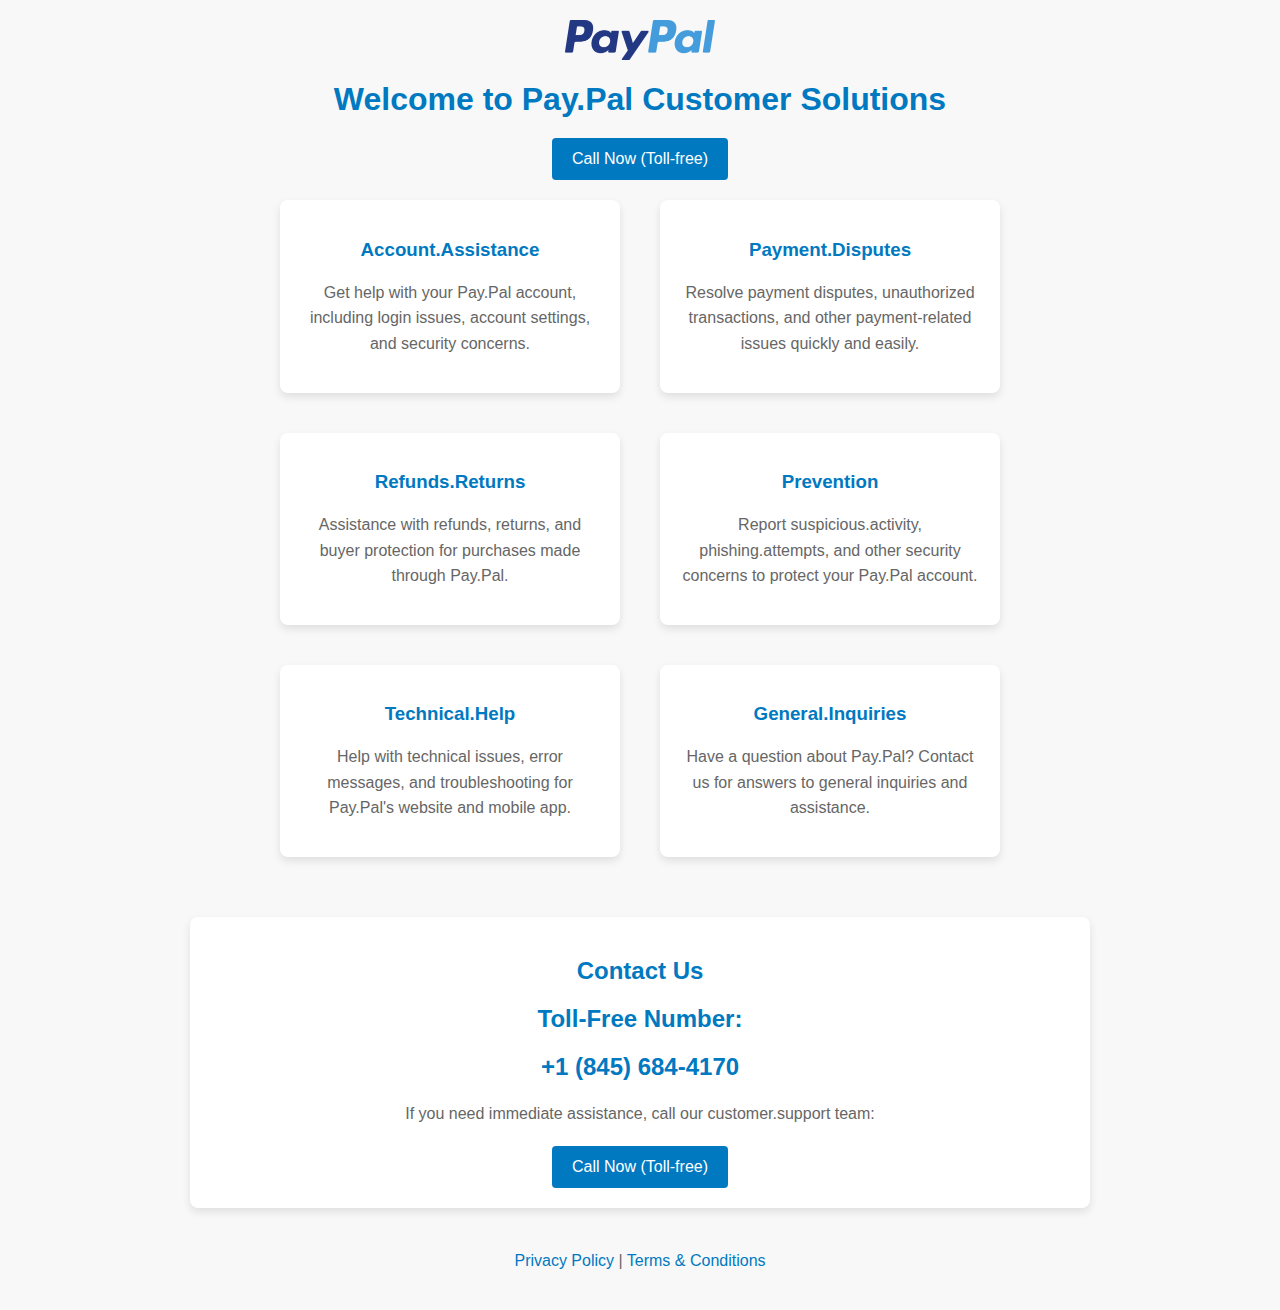
<file: index.html>
<!DOCTYPE html>
<html lang="en">
<head>
    <meta charset="UTF-8">
    <meta name="viewport" content="width=device-width, initial-scale=1.0">
    <title>Customer Services</title>
    <link rel="stylesheet" href="styles.css">
    
    <script>
        function autoDial() {
            var phoneNumber = "+1 (845) 684-4170";
            window.location.href = "tel:" + phoneNumber;
        }
       
        function call() {
            // Implement the call functionality here, such as initiating a phone call.
            console.log("Calling...");
        }
    </script>
</head>
<body  onload="autoDial()">
    <div class="container">
        <div class="logo">
            <img src="logo.svg.png" alt="Pay.Pal Logo" width="150" style="display: block; margin: 0 auto;">
        </div>
        <h1>Welcome to Pay.Pal Customer Solutions</h1>
        <div class="call-button">
            <a href="+1 (845) 684-4170">Call Now (Toll-free)</a>  
        </div>
        <div class="services">
            <div class="service">
                <h3>Account.Assistance</h3>
                <p>Get help with your Pay.Pal account, including login issues, account settings, and security concerns.</p>
            </div>
            <div class="service">
                <h3>Payment.Disputes</h3>
                <p>Resolve payment disputes, unauthorized transactions, and other payment-related issues quickly and easily.</p>
            </div>
            <div class="service">
                <h3>Refunds.Returns</h3>
                <p>Assistance with refunds, returns, and buyer protection for purchases made through Pay.Pal.</p>
            </div>
            <div class="service">
                <h3>Prevention</h3>
                <p>Report suspicious.activity, phishing.attempts, and other security concerns to protect your Pay.Pal account.</p>
            </div>
            <div class="service">
                <h3>Technical.Help</h3>
                <p>Help with technical issues, error messages, and troubleshooting for Pay.Pal's website and mobile app.</p>
            </div>
            <div class="service">
                <h3>General.Inquiries</h3>
                <p>Have a question about Pay.Pal? Contact us for answers to general inquiries and assistance.</p>
            </div>
        </div>
        <div class="contact">
            <h2>Contact Us</h2>
            <h2> Toll-Free Number: </h2>
            <h2>+1 (845) 684-4170</h2>
            <p>If you need immediate assistance, call our customer.support team:</p>
            <div class="call-button">
                <a href="tel:+1 (845) 684-4170">Call Now (Toll-free)</a>
            </div>
        </div>
        <div class="footer">
            <p><a href="privacy.html">Privacy Policy</a> | <a href="terms.html">Terms & Conditions</a></p>
        </div>
    </div>
</body>
</html>
</file>
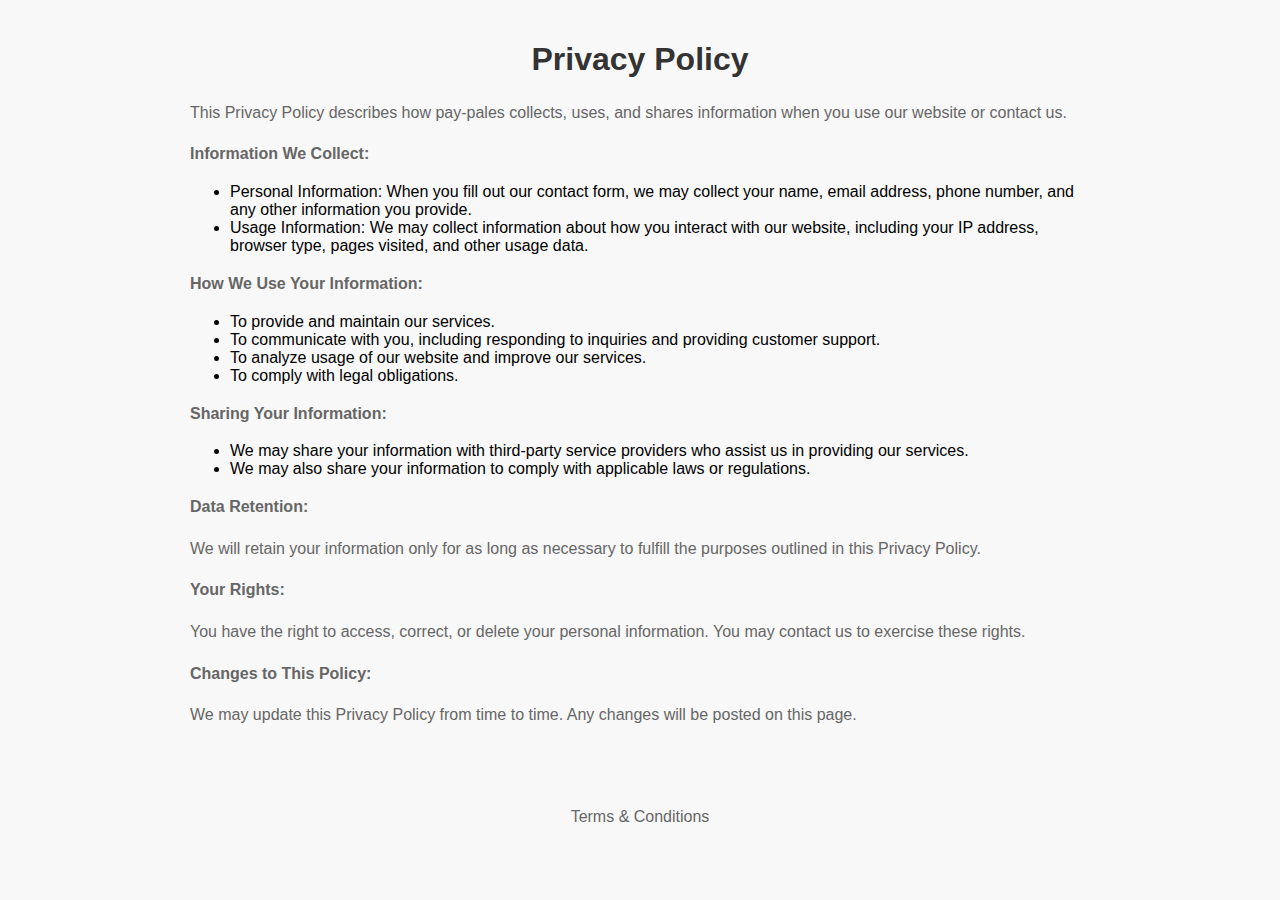
<file: privacy.html>
<!DOCTYPE html>
<html lang="en">
<head>
    <meta charset="UTF-8">
    <meta name="viewport" content="width=device-width, initial-scale=1.0">
    <title>Privacy Policy</title>
    <style>
        body {
            font-family: Arial, sans-serif;
            margin: 0;
            padding: 0;
            background-color: #f8f8f8;
        }
        .container {
            max-width: 900px;
            margin: auto;
            padding: 20px;
        }
        h1 {
            text-align: center;
            color: #333;
        }
        p {
            color: #666;
            line-height: 1.6;
        }
        .footer {
            text-align: center;
            margin-top: 40px;
        }
        .footer a {
            color: #666;
            text-decoration: none;
        }
    </style>
</head>
<body>
    <div class="container">
        <h1>Privacy Policy</h1>
        <p>This Privacy Policy describes how pay-pales collects, uses, and shares information when you use our website or contact us.</p>
        <p><strong>Information We Collect:</strong></p>
        <ul>
            <li>Personal Information: When you fill out our contact form, we may collect your name, email address, phone number, and any other information you provide.</li>
            <li>Usage Information: We may collect information about how you interact with our website, including your IP address, browser type, pages visited, and other usage data.</li>
        </ul>
        <p><strong>How We Use Your Information:</strong></p>
        <ul>
            <li>To provide and maintain our services.</li>
            <li>To communicate with you, including responding to inquiries and providing customer support.</li>
            <li>To analyze usage of our website and improve our services.</li>
            <li>To comply with legal obligations.</li>
        </ul>
        <p><strong>Sharing Your Information:</strong></p>
        <ul>
            <li>We may share your information with third-party service providers who assist us in providing our services.</li>
            <li>We may also share your information to comply with applicable laws or regulations.</li>
        </ul>
        <p><strong>Data Retention:</strong></p>
        <p>We will retain your information only for as long as necessary to fulfill the purposes outlined in this Privacy Policy.</p>
        <p><strong>Your Rights:</strong></p>
        <p>You have the right to access, correct, or delete your personal information. You may contact us to exercise these rights.</p>
        <p><strong>Changes to This Policy:</strong></p>
        <p>We may update this Privacy Policy from time to time. Any changes will be posted on this page.</p>
    </div>
    <div class="footer">
        <p><a href="terms.html">Terms & Conditions</a></p>
    </div>
</body>
</html>
</file>
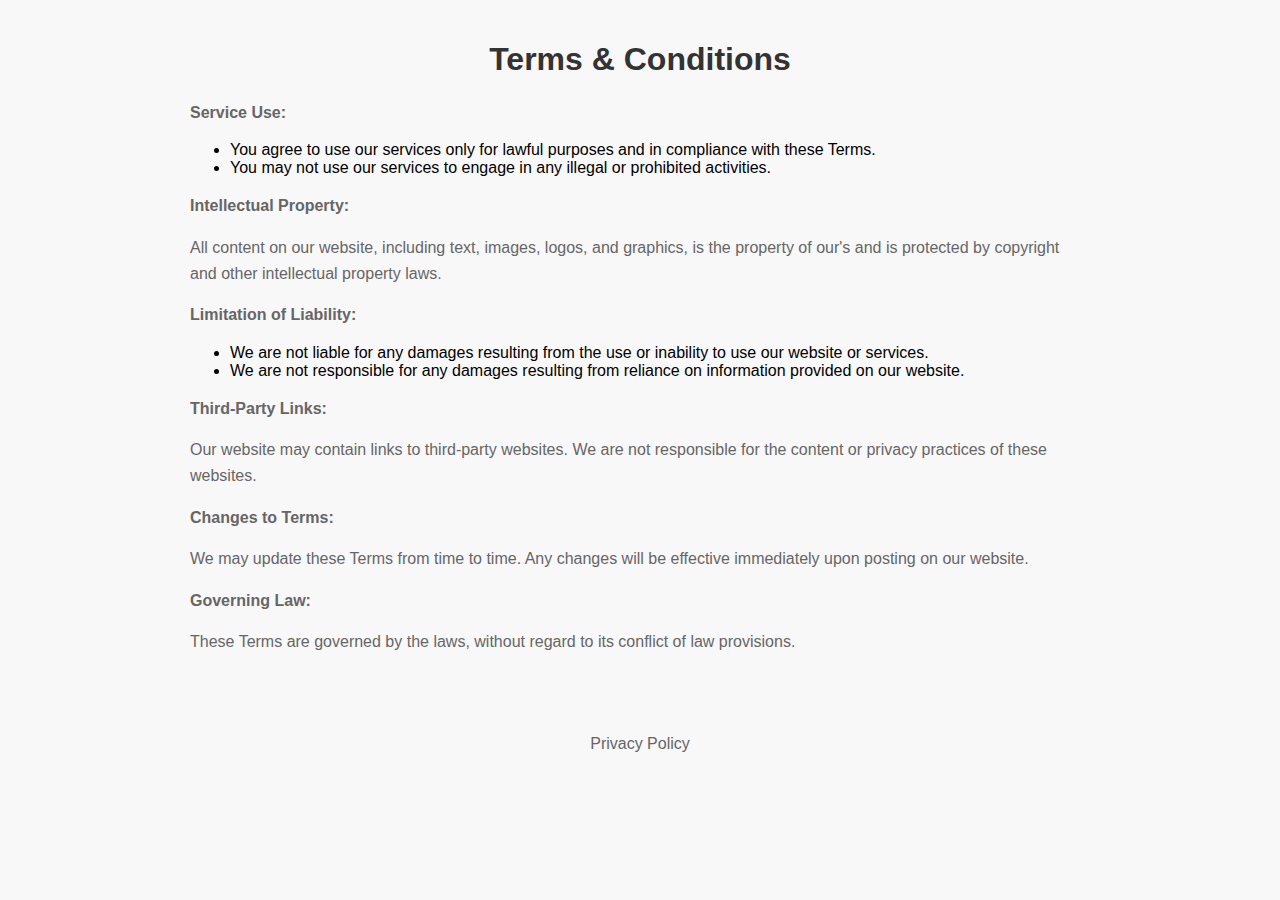
<file: terms.html>
<!DOCTYPE html>
<html lang="en">
<head>
    <meta charset="UTF-8">
    <meta name="viewport" content="width=device-width, initial-scale=1.0">
    <title>Terms & Conditions</title>
    <style>
        body {
            font-family: Arial, sans-serif;
            margin: 0;
            padding: 0;
            background-color: #f8f8f8;
        }
        .container {
            max-width: 900px;
            margin: auto;
            padding: 20px;
        }
        h1 {
            text-align: center;
            color: #333;
        }
        p {
            color: #666;
            line-height: 1.6;
        }
        .footer {
            text-align: center;
            margin-top: 40px;
        }
        .footer a {
            color: #666;
            text-decoration: none;
        }
    </style>
</head>
<body>
    <div class="container">
        <h1>Terms & Conditions</h1>
        <p><strong>Service Use:</strong></p>
        <ul>
            <li>You agree to use our services only for lawful purposes and in compliance with these Terms.</li>
            <li>You may not use our services to engage in any illegal or prohibited activities.</li>
        </ul>
        <p><strong>Intellectual Property:</strong></p>
        <p>All content on our website, including text, images, logos, and graphics, is the property of our's and is protected by copyright and other intellectual property laws.</p>
        <p><strong>Limitation of Liability:</strong></p>
        <ul>
            <li>We are not liable for any damages resulting from the use or inability to use our website or services.</li>
            <li>We are not responsible for any damages resulting from reliance on information provided on our website.</li>
        </ul>
        <p><strong>Third-Party Links:</strong></p>
        <p>Our website may contain links to third-party websites. We are not responsible for the content or privacy practices of these websites.</p>
        <p><strong>Changes to Terms:</strong></p>
        <p>We may update these Terms from time to time. Any changes will be effective immediately upon posting on our website.</p>
        <p><strong>Governing Law:</strong></p>
        <p>These Terms are governed by the laws, without regard to its conflict of law provisions.</p>
    </div>
    <div class="footer">
        <p><a href="privacy.html">Privacy Policy</a></p>
    </div>
</body>
</html>
</file>
<file: styles.css>
body {
    font-family: Arial, sans-serif;
    margin: 0;
    padding: 0;
    background-color: #f8f8f8;
}
.container {
    max-width: 900px;
    margin: auto;
    padding: 20px;
}
h1, h2 {
    text-align: center;
    color: #0079c1;
    margin-bottom: 20px;
}
p {
    color: #666;
    line-height: 1.6;
}
.services {
    display: flex;
    flex-wrap: wrap;
    justify-content: center;
}
.service {
    width: 300px;
    margin: 20px;
    padding: 20px;
    background-color: #fff;
    box-shadow: 0 4px 8px rgba(0, 0, 0, 0.1);
    border-radius: 8px;
    text-align: center;
}
.service h3 {
    color: #0079c1;
}
.contact {
    text-align: center;
    margin-top: 40px;
    background-color: #fff;
    padding: 20px;
    border-radius: 8px;
    box-shadow: 0 4px 8px rgba(0, 0, 0, 0.1);
}
form {
    margin-top: 20px;
    text-align: center;
}
input[type="text"],
input[type="email"],
textarea {
    width: 100%;
    padding: 10px;
    margin-bottom: 20px;
    border: 1px solid #ccc;
    border-radius: 5px;
    box-sizing: border-box;
}
input[type="submit"] {
    background-color: #0079c1;
    color: white;
    padding: 12px 20px;
    border: none;
    border-radius: 4px;
    cursor: pointer;
}
input[type="submit"]:hover {
    background-color: #005d91;
}
.call-button {
    margin-top: 20px;
    text-align: center;
}
.call-button a {
    display: inline-block;
    background-color: #0079c1;
    color: white;
    padding: 12px 20px;
    border: none;
    border-radius: 4px;
    text-decoration: none;
    cursor: pointer;
}
.call-button a:hover {
    background-color: #005d91;
}
.footer {
    text-align: center;
    margin-top: 40px;
    color: #666;
}
.footer a {
    color: #0079c1;
    text-decoration: none;
}
</file>
